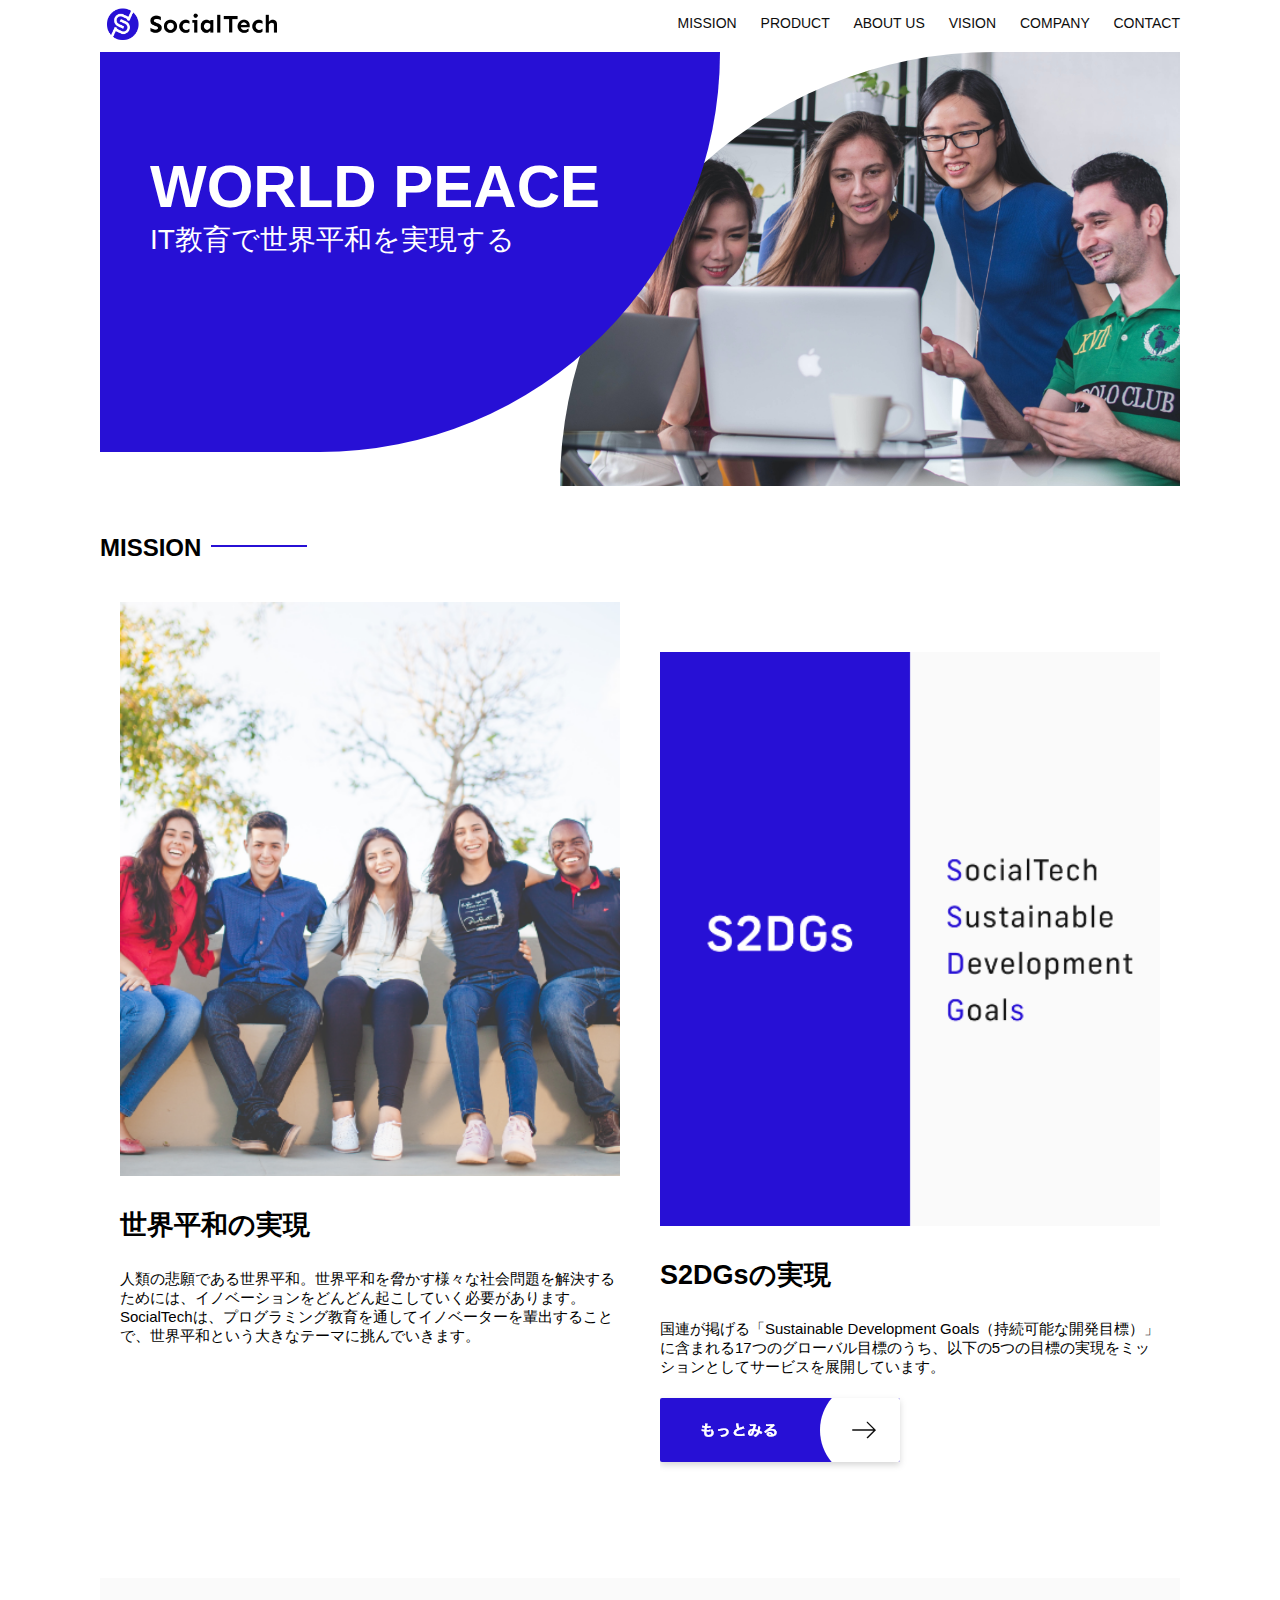
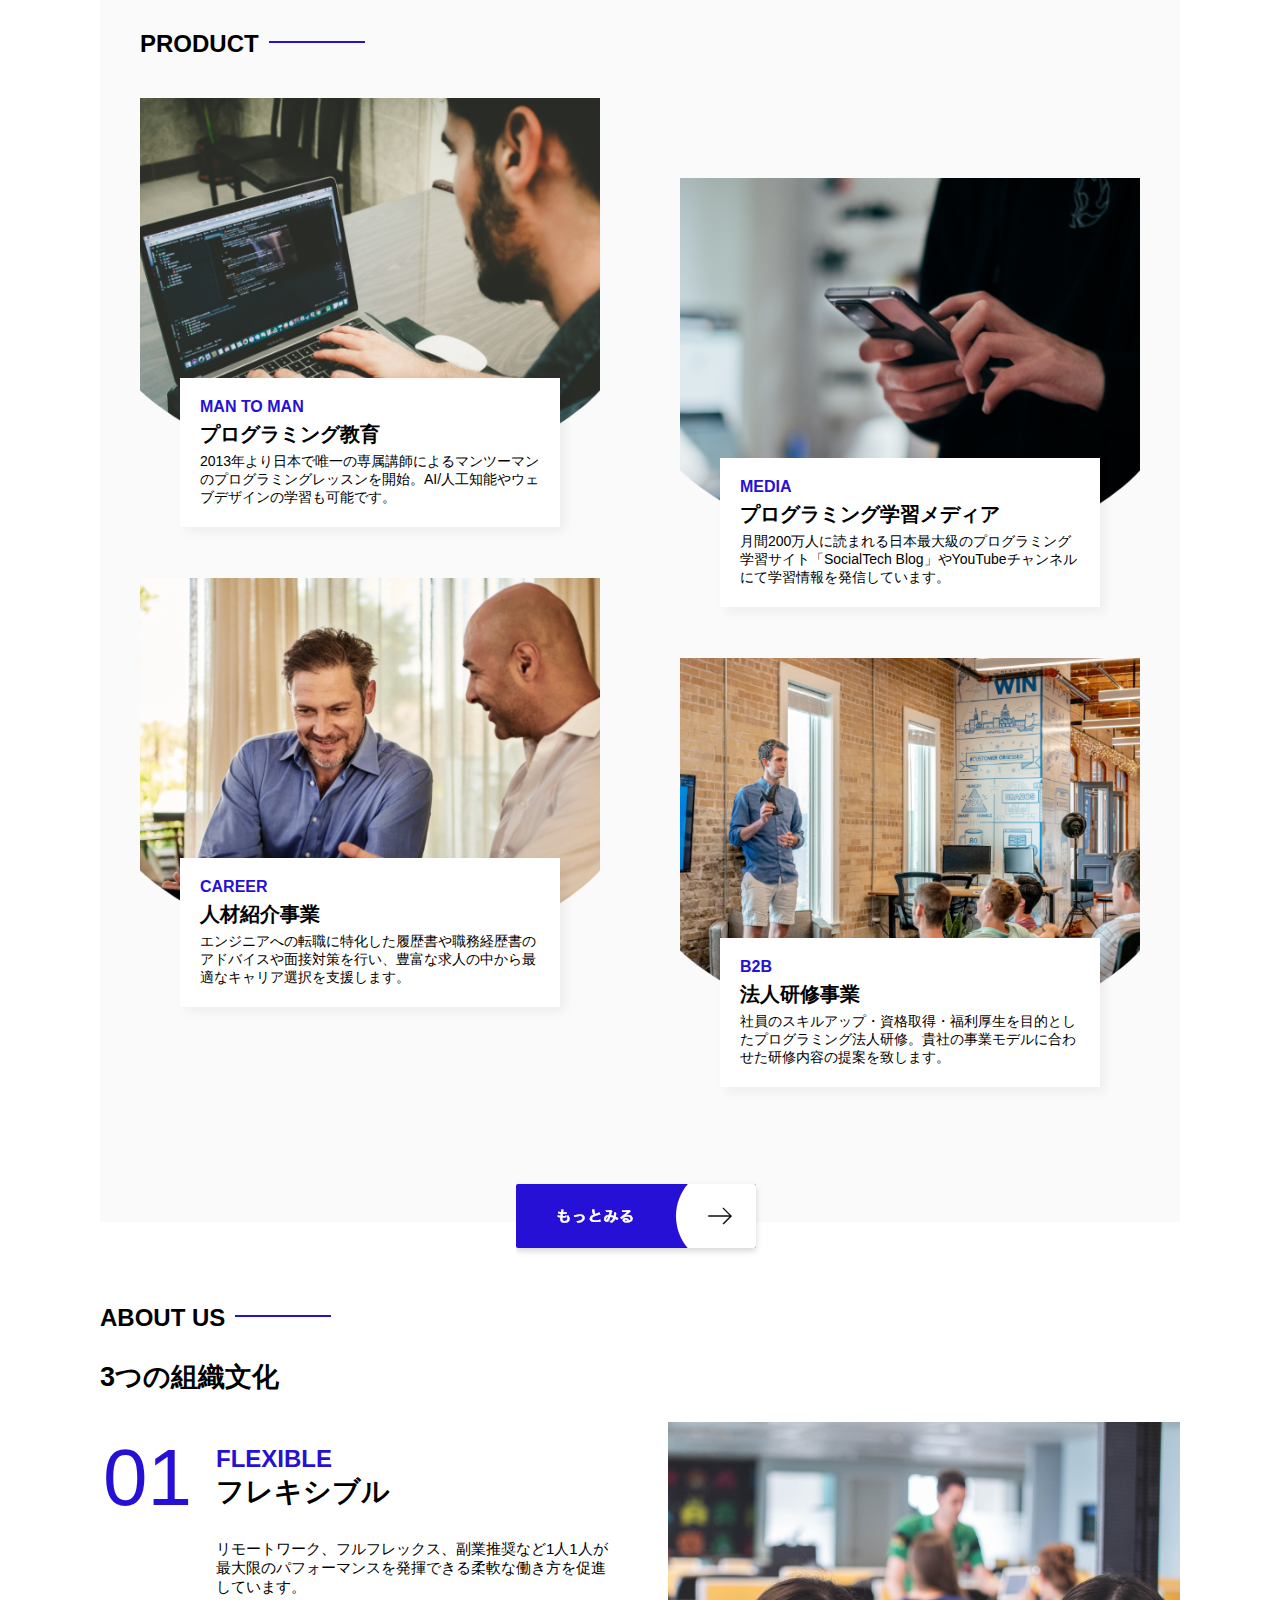
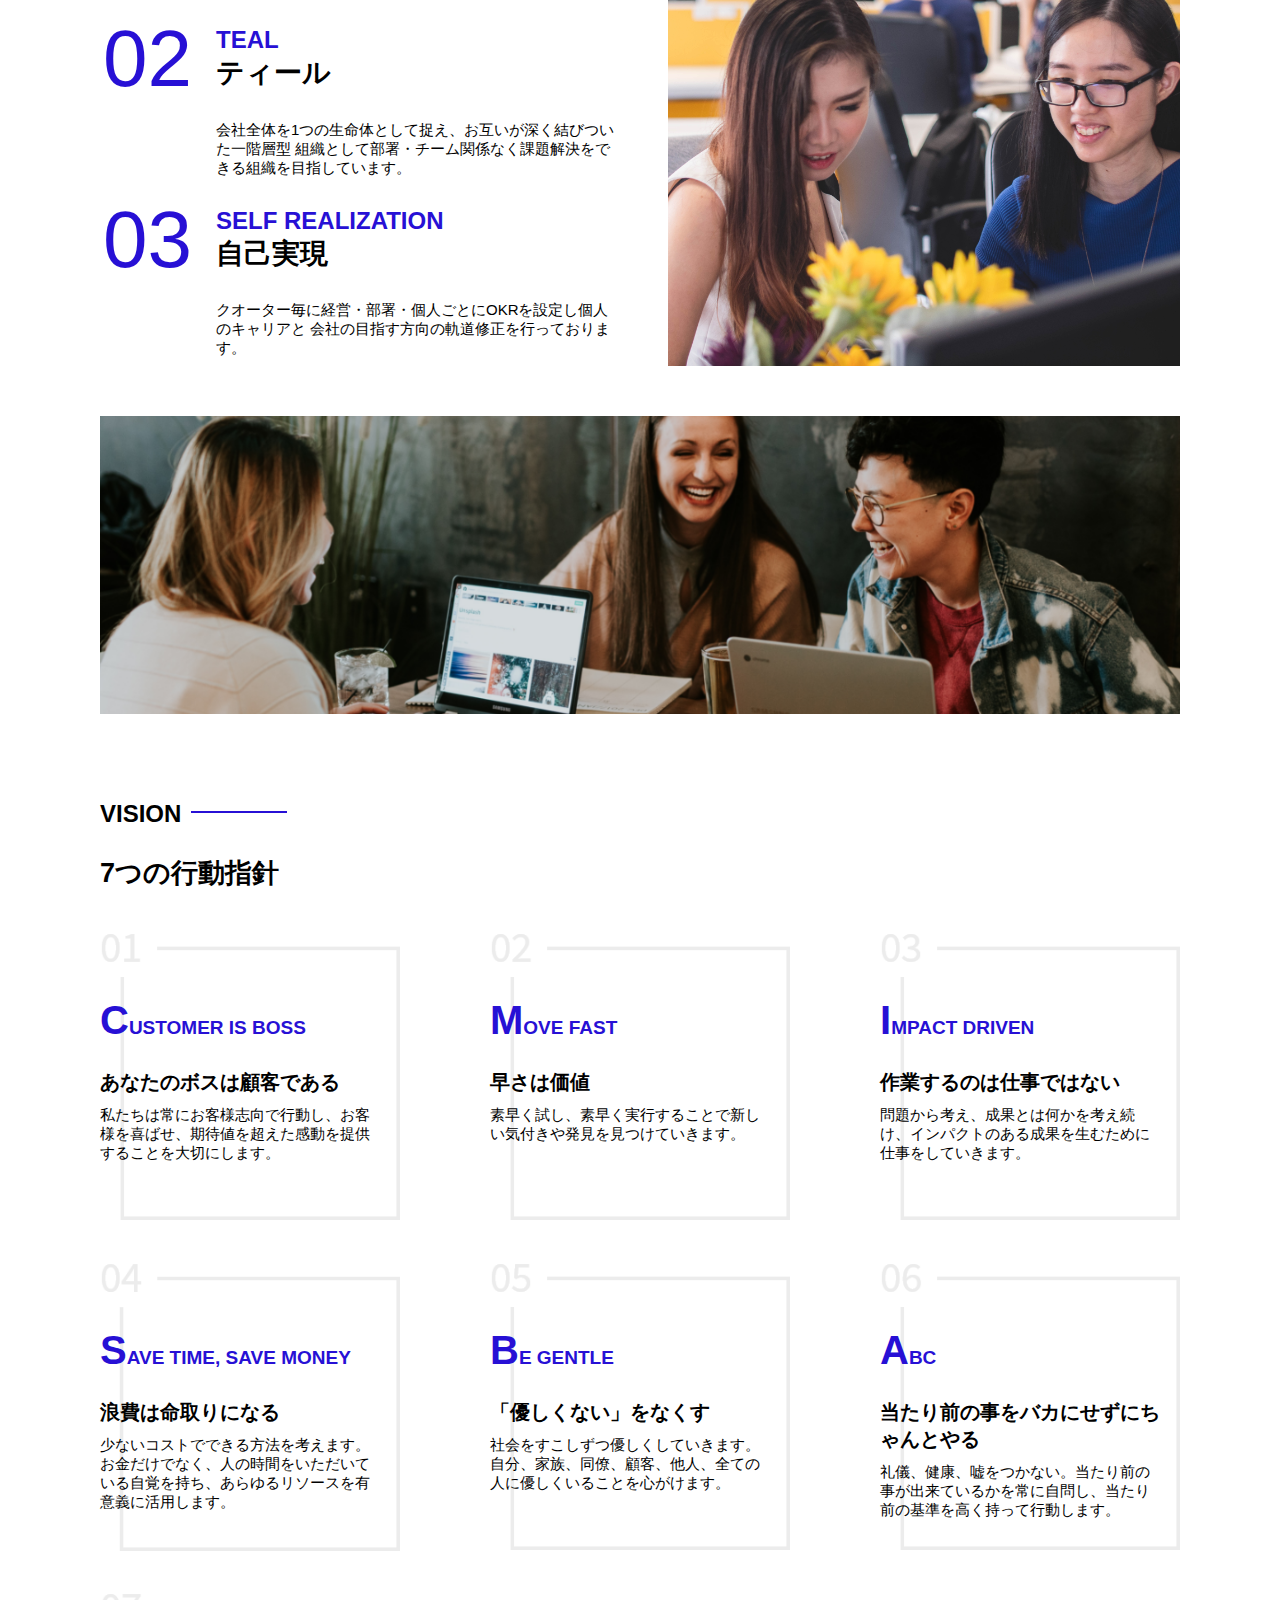
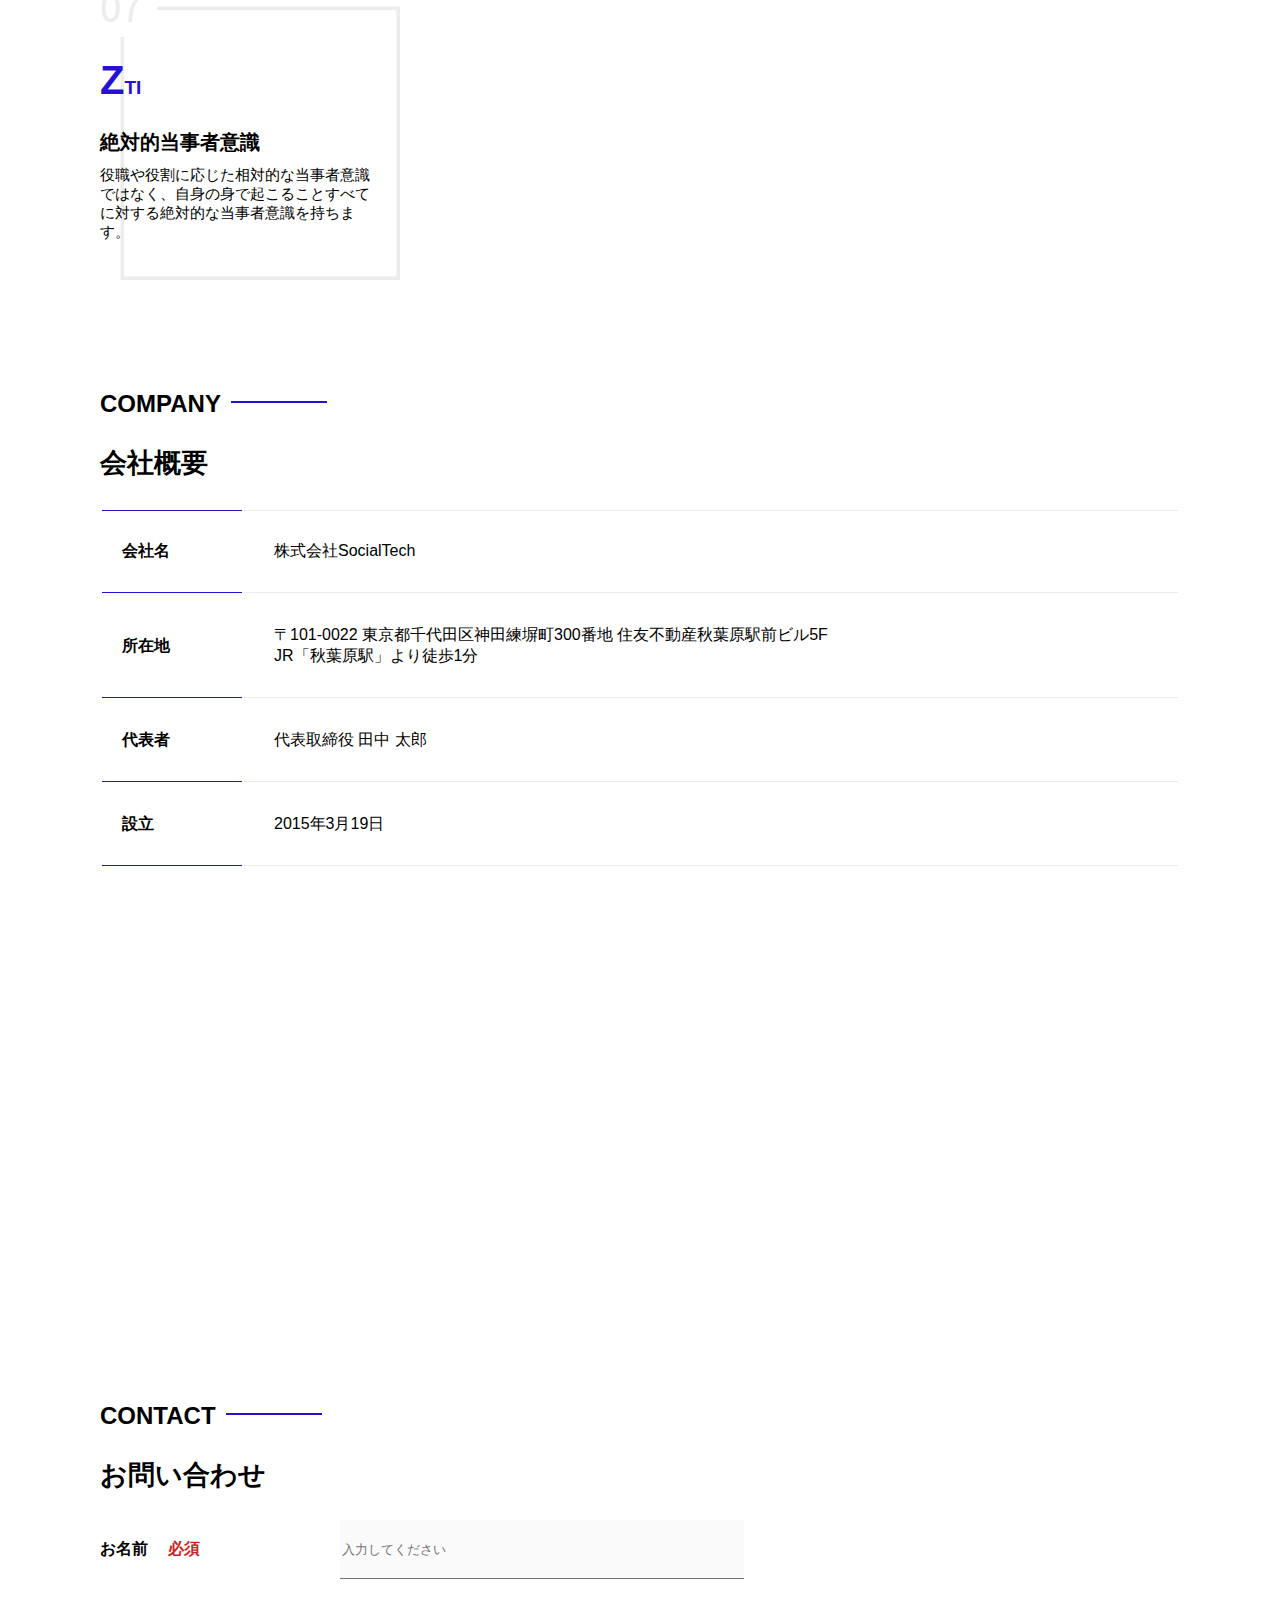
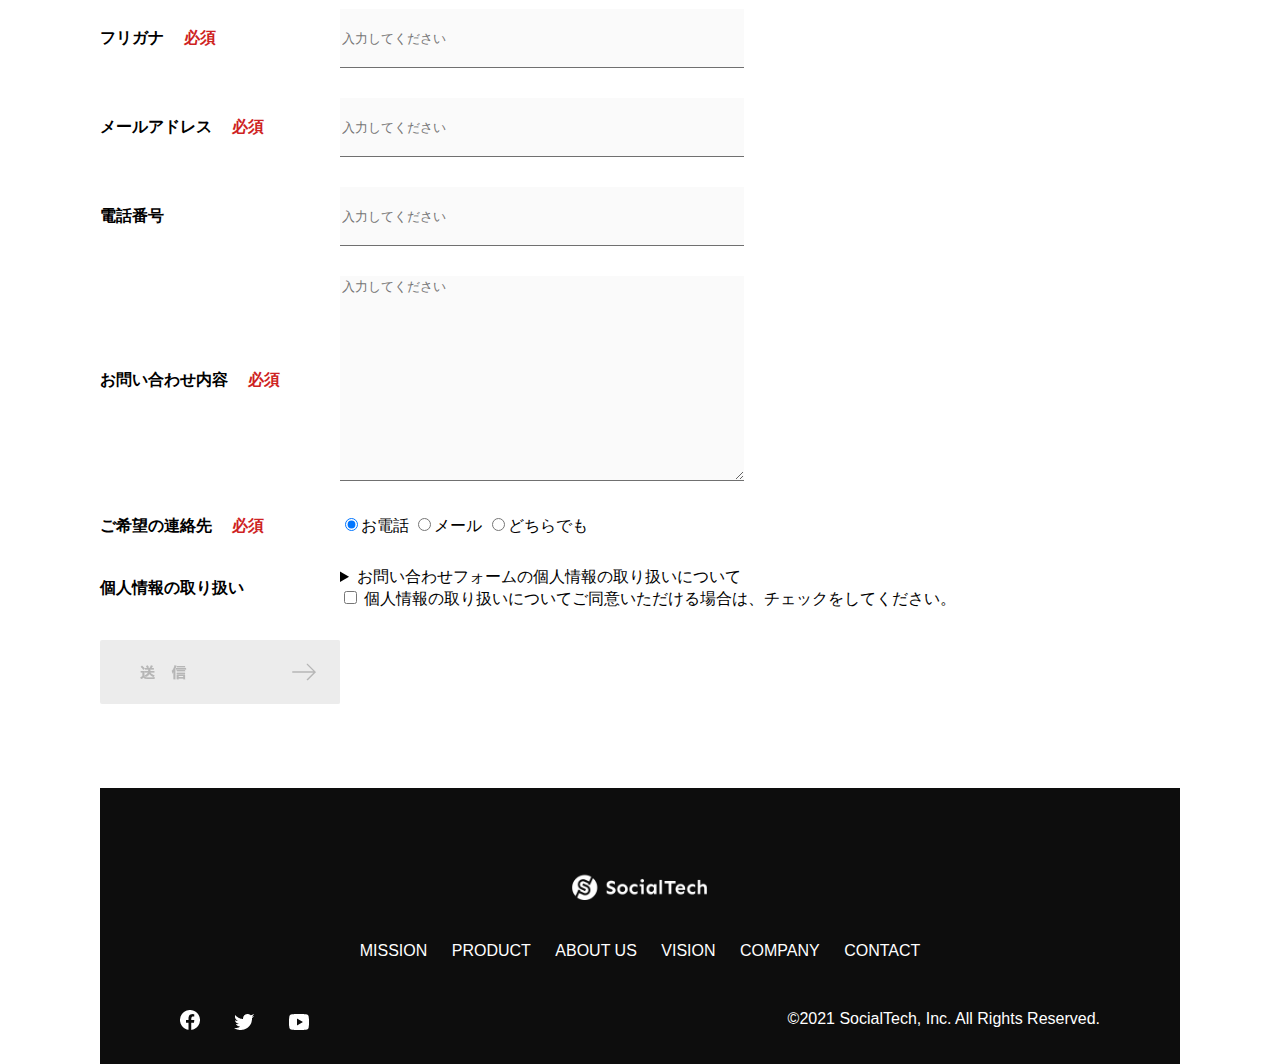
<file: index.html>
<!DOCTYPE html>
<html>
  <head>
    <title>SocialTech</title>
    <meta
      name="description"
      content="SocialTechはEdTech業界のリーディングカンパニーを目指します。"
    />
    <meta charset="utf-8" />
    <meta name="viewport" content="width=device-width, initial-scale=1.0" />
    <meta name="twitter:card" content="Twitterカードの種類" />
    <meta name="twitter:site" content="Twitterのユーザー名" />
    <meta property="og:url" content="ページのURL" />
    <meta property="og:title" content="ページのタイトル" />
    <meta property="og:description" content="ページの説明文" />
    <meta property="og:image" content="画像のURL" />
    <link rel="stylesheet" href="style.css" />
  </head>
  <body>
    <header>
      <!-- ヘッダー -->
      <a href="index.html" id="logo">
        <img src="images/logo.png" alt="トップページに戻る" />
      </a>
      <!-- PC用ナビゲーション -->
      <nav id="nav-pc">
        <a href="mission.html">MISSION</a>
        <a href="product.html">PRODUCT</a>
        <a href="index.html#aboutus">ABOUT US</a>
        <a href="index.html#vision">VISION</a>
        <a href="index.html#company">COMPANY</a>
        <a href="index.html#contact">CONTACT</a>
      </nav>

      <!-- スマホ用メニューボタン -->
      <img
        id="menu-sp"
        src="images/button-menu.png"
        alt="ナビゲーションを開く"
        onclick="document.getElementById('nav-sp').style.display = 'block'"
      />
      <!-- スマホ用ナビゲーション -->
      <nav id="nav-sp">
        <img
          id="close"
          src="images/button-close.png"
          alt="ナビゲーションを閉じる"
          onclick="document.getElementById('nav-sp').style.display = 'none'"
        />
        <a
          id="logo-sp"
          href="index.html"
          onclick="document.getElementById('nav-sp').style.display = 'none'"
          ><img src="images/logo-sp.png" alt="トップページに戻る"
        /></a>
        <a
          class="menu"
          href="mission.html"
          onclick="document.getElementById('nav-sp').style.display = 'none'"
          >MISSION</a
        >
        <a
          class="menu"
          href="product.html"
          onclick="document.getElementById('nav-sp').style.display = 'none'"
          >PRODUCT</a
        >
        <a
          class="menu"
          href="index.html#aboutus"
          onclick="document.getElementById('nav-sp').style.display = 'none'"
          >ABOUT US</a
        >
        <a
          class="menu"
          href="index.html#vision"
          onclick="document.getElementById('nav-sp').style.display = 'none'"
          >VISION</a
        >
        <a
          class="menu"
          href="index.html#company"
          onclick="document.getElementById('nav-sp').style.display = 'none'"
          >COMPANY</a
        >
        <a
          class="menu"
          href="index.html#contact"
          onclick="document.getElementById('nav-sp').style.display = 'none'"
          >CONTACT</a
        >
        <div id="sns">
          <a href="https://www.facebook.com/sejuku2013"
            ><img src="images/button-facebook.png" alt="Facebookのリンク"
          /></a>
          <a href="https://twitter.com/samuraijuku"
            ><img src="images/button-twitter.png" alt="Twitterのリンク"
          /></a>
          <a href="https://www.youtube.com/channel/UCCFOQO5aDK0xXam4cUQXT8g"
            ><img src="images/button-youtube.png" alt="YouTubeのリンク"
          /></a>
        </div>
      </nav>
    </header>
    <main>
      <article>
        <!-- メインビジュアル -->
        <section id="main-visual">
          <div id="main-message">
            <h1>WORLD PEACE</h1>
            <p>IT教育で世界平和を実現する</p>
          </div>
          <img
            src="images/index/index-main.png"
            alt="PCの周りに集まる多国籍の仲間たち"
          />
        </section>

        <!--ミッション-->
        <section id="mission">
          <h2 class="index-h2">MISSION</h2>
          <div id="mission-flex">
            <div>
              <img
                id="mission-photo"
                src="images/index/index-mission.png"
                alt="屋外のベンチで写真を撮影する多国籍の仲間たち"
              />
              <h3>世界平和の実現</h3>
              <p>
                人類の悲願である世界平和。世界平和を脅かす様々な社会問題を解決するためには、イノベーションをどんどん起こしていく必要があります。SocialTechは、プログラミング教育を通してイノベーターを輩出することで、世界平和という大きなテーマに挑んでいきます。
              </p>
            </div>
            <div>
              <img id="s2dgs" src="images/index/s2dgs.png" alt="S2DGs" />
              <h3>S2DGsの実現</h3>
              <p>
                国連が掲げる「Sustainable Development
                Goals（持続可能な開発目標）」に含まれる17つのグローバル目標のうち、以下の5つの目標の実現をミッションとしてサービスを展開しています。
              </p>
              <a href="mission.html">
                <img src="images/button-more.png" alt="もっとみる" />
              </a>
            </div>
          </div>
        </section>
        <!-- プロダクト -->
        <section id="product">
          <h2 class="index-h2">PRODUCT</h2>
          <div>
            <div id="product-left">
              <div>
                <img
                  class="product-photo"
                  src="images/index/index-mantoman.png"
                  alt="PCでコードを書く男性"
                />
                <div class="product-explain">
                  <span>MAN TO MAN</span>
                  <h3>プログラミング教育</h3>
                  <p>
                    2013年より日本で唯一の専属講師によるマンツーマンのプログラミングレッスンを開始。AI/人工知能やウェブデザインの学習も可能です。
                  </p>
                </div>
              </div>
              <div>
                <img
                  class="product-photo"
                  src="images/index/index-career.png"
                  alt="笑顔で話し合う2人の男性"
                />
                <div class="product-explain">
                  <span>CAREER</span>
                  <h3>人材紹介事業</h3>
                  <p>
                    エンジニアへの転職に特化した履歴書や職務経歴書のアドバイスや面接対策を行い、豊富な求人の中から最適なキャリア選択を支援します。
                  </p>
                </div>
              </div>
            </div>
            <div id="product-right">
              <div>
                <img
                  class="product-photo"
                  src="images/index/index-media.png"
                  alt="スマートフォンを操作する人"
                />
                <div class="product-explain">
                  <span>MEDIA</span>
                  <h3>プログラミング学習メディア</h3>
                  <p>
                    月間200万人に読まれる日本最大級のプログラミング学習サイト「SocialTech
                    Blog」やYouTubeチャンネルにて学習情報を発信しています。
                  </p>
                </div>
              </div>
              <div>
                <img
                  class="product-photo"
                  src="images/index/index-b2b.png"
                  alt="講演中の男性とそれを聴く人々"
                />
                <div class="product-explain">
                  <span>B2B</span>
                  <h3>法人研修事業</h3>
                  <p>
                    社員のスキルアップ・資格取得・福利厚生を目的としたプログラミング法人研修。貴社の事業モデルに合わせた研修内容の提案を致します。
                  </p>
                </div>
              </div>
            </div>
          </div>
          <div>
            <a id="product-more" href="product.html">
              <img src="images/button-more.png" alt="もっとみる" />
            </a>
          </div>
        </section>
        <!---ABOUT US-->
        <section id="aboutus">
          <h2 class="index-h2">ABOUT US</h2>
          <h3>3つの組織文化</h3>
          <div>
            <table class="culture-table">
              <tr>
                <td>
                  <span class="culture-num">01</span>
                </td>
                <td>
                  <span class="culture-en">FLEXIBLE</span>
                  <span class="culture-jp">フレキシブル</span>
                </td>
              </tr>
              <tr>
                <td>
                  <!--空のセル-->
                </td>
                <td>
                  <p class="culture-description">
                    リモートワーク、フルフレックス、副業推奨など1人1人が最大限のパフォーマンスを発揮できる柔軟な働き方を促進しています。
                  </p>
                </td>
              </tr>
              <tr>
                <td>
                  <span class="culture-num">02</span>
                </td>
                <td>
                  <span class="culture-en">TEAL</span>
                  <span class="culture-jp">ティール</span>
                </td>
              </tr>
              <tr>
                <td>
                  <!--空のセル-->
                </td>
                <td>
                  <p class="culture-description">
                    会社全体を1つの生命体として捉え、お互いが深く結びついた一階層型
                    組織として部署・チーム関係なく課題解決をできる組織を目指しています。
                  </p>
                </td>
              </tr>
              <tr>
                <td>
                  <span class="culture-num">03</span>
                </td>
                <td>
                  <span class="culture-en">SELF REALIZATION</span>
                  <span class="culture-jp">自己実現</span>
                </td>
              </tr>
              <tr>
                <td>
                  <!--空のセル-->
                </td>
                <td>
                  <p class="culture-description">
                    クオーター毎に経営・部署・個人ごとにOKRを設定し個人のキャリアと
                    会社の目指す方向の軌道修正を行っております。
                  </p>
                </td>
              </tr>
            </table>
            <img
              class="culture-img"
              src="images/index/index-aboutus1.png"
              alt="笑顔で話し合う2人の女性"
            />
          </div>
          <img
            class="culture-img2"
            src="images/index/index-aboutus2.png"
            alt="笑顔で話し合う3人の男女"
          />
        </section>
        <!-- VISION -->
        <section id="vision">
          <h2 class="index-h2">VISION</h2>
          <h3>7つの行動指針</h3>
          <div>
            <div class="vision-box">
              <img src="images/index/vision-01.png" alt="01" />
              <span>
                <h4>CUSTOMER IS BOSS</h4>
                <h5>あなたのボスは顧客である</h5>
                <p>
                  私たちは常にお客様志向で行動し、お客様を喜ばせ、期待値を超えた感動を提供することを大切にします。
                </p>
              </span>
            </div>
            <div class="vision-box">
              <img src="images/index/vision-02.png" alt="02" />
              <span>
                <h4>MOVE FAST</h4>
                <h5>早さは価値</h5>
                <p>
                  素早く試し、素早く実行することで新しい気付きや発見を見つけていきます。
                </p>
              </span>
            </div>
            <div class="vision-box">
              <img src="images/index/vision-03.png" alt="03" />
              <span>
                <h4>IMPACT DRIVEN</h4>
                <h5>作業するのは仕事ではない</h5>
                <p>
                  問題から考え、成果とは何かを考え続け、インパクトのある成果を生むために仕事をしていきます。
                </p>
              </span>
            </div>
            <div class="vision-box">
              <img src="images/index/vision-04.png" alt="04" />
              <span>
                <h4>SAVE TIME, SAVE MONEY</h4>
                <h5>浪費は命取りになる</h5>
                <p>
                  少ないコストでできる方法を考えます。お金だけでなく、人の時間をいただいている自覚を持ち、あらゆるリソースを有意義に活用します。
                </p>
              </span>
            </div>
            <div class="vision-box">
              <img src="images/index/vision-05.png" alt="05" />
              <span>
                <h4>BE GENTLE</h4>
                <h5>「優しくない」をなくす</h5>
                <p>
                  社会をすこしずつ優しくしていきます。自分、家族、同僚、顧客、他人、全ての人に優しくいることを心がけます。
                </p>
              </span>
            </div>
            <div class="vision-box">
              <img src="images/index/vision-06.png" alt="06" />
              <span>
                <h4>ABC</h4>
                <h5>当たり前の事をバカにせずにちゃんとやる</h5>
                <p>
                  礼儀、健康、嘘をつかない。当たり前の事が出来ているかを常に自問し、当たり前の基準を高く持って行動します。
                </p>
              </span>
            </div>
            <div class="vision-box">
              <img src="images/index/vision-07.png" alt="07" />
              <span>
                <h4>ZTI</h4>
                <h5>絶対的当事者意識</h5>
                <p>
                  役職や役割に応じた相対的な当事者意識ではなく、自身の身で起こることすべてに対する絶対的な当事者意識を持ちます。
                </p>
              </span>
            </div>
          </div>
        </section>
        <!-- COMPANY -->
        <section id="company">
          <h2 class="index-h2">COMPANY</h2>
          <h3>会社概要</h3>
          <table id="company-table">
            <tr>
              <th class="tableheader-first">会社名</th>
              <td class="cell-first">株式会社SocialTech</td>
            </tr>
            <tr>
              <th class="tableheader">所在地</th>
              <td class="cell">
                〒101-0022 東京都千代田区神田練塀町300番地
                住友不動産秋葉原駅前ビル5F<br />JR「秋葉原駅」より徒歩1分
              </td>
            </tr>
            <tr>
              <th class="tableheader">代表者</th>
              <td class="cell">代表取締役 田中 太郎</td>
            </tr>
            <tr>
              <th class="tableheader">設立</th>
              <td class="cell">2015年3月19日</td>
            </tr>
          </table>
          <iframe
            src="https://www.google.com/maps/embed?pb=!1m18!1m12!1m3!1d3240.0688551336807!2d139.7720776771055!3d35.69992317258124!2m3!1f0!2f0!3f0!3m2!1i1024!2i768!4f13.1!3m3!1m2!1s0x60188fee13660e23%3A0x77137876edf742ac!2z5L2P5Y-L5LiN5YuV55Sj56eL6JGJ5Y6f6aeF5YmN44OT44Or!5e0!3m2!1sja!2sjp!4v1704858013291!5m2!1sja!2sjp"
            style="border: 0"
            allowfullscreen=""
            loading="lazy"
          >
          </iframe>
        </section>
        <!-- お問い合わせフォーム -->
        <section id="contact">
          <h2 class="index-h2">CONTACT</h2>
          <h3>お問い合わせ</h3>
          <form>
            <div>
              <div class="contact-heading">
                <label class="contact-label"
                  >お名前<span class="contact-span">必須</span></label
                >
              </div>
              <div>
                <input
                  type="text"
                  name="name"
                  placeholder="入力してください"
                  class="contact-textbox"
                />
              </div>
            </div>
            <div>
              <div class="contact-heading">
                <label class="contact-label"
                  >フリガナ<span class="contact-span">必須</span></label
                >
              </div>
              <div>
                <input
                  type="text"
                  name="hurigana"
                  placeholder="入力してください"
                  class="contact-textbox"
                />
              </div>
            </div>
            <div>
              <div class="contact-heading">
                <label class="contact-label"
                  >メールアドレス<span class="contact-span">必須</span></label
                >
              </div>
              <div>
                <input
                  type="text"
                  name="email"
                  placeholder="入力してください"
                  class="contact-textbox"
                />
              </div>
            </div>
            <div>
              <div class="contact-heading">
                <label class="contact-label">電話番号</label>
              </div>
              <div>
                <input
                  type="text"
                  name="tel"
                  placeholder="入力してください"
                  class="contact-textbox"
                />
              </div>
            </div>
            <div>
              <div class="contact-heading">
                <label class="contact-label"
                  >お問い合わせ内容<span class="contact-span">必須</span></label
                >
              </div>
              <div>
                <textarea
                  class="contact-textarea"
                  placeholder="入力してください"
                  name="message"
                ></textarea>
              </div>
            </div>
            <div>
              <div class="contact-heading">
                <label class="contact-label"
                  >ご希望の連絡先<span class="contact-span">必須</span></label
                >
              </div>
              <div>
                <input
                  class="radiobutton"
                  type="radio"
                  value="tel"
                  name="contact"
                  checked
                /><label>お電話</label>
                <input
                  class="radiobutton"
                  type="radio"
                  value="mail"
                  name="contact"
                /><label>メール</label>
                <input
                  class="radiobutton"
                  type="radio"
                  value="both"
                  name="contact"
                /><label>どちらでも</label>
              </div>
            </div>
            <div>
              <div class="contact-heading">
                <label class="contact-label">個人情報の取り扱い</label>
              </div>
              <div>
                <details>
                  <summary>
                    お問い合わせフォームの個人情報の取り扱いについて
                  </summary>
                  <div>
                    <span>１．組織の名称又は氏名</span><br />
                    株式会社SocialTech<br /><br />
                    <span
                      >２．個人情報保護管理者（若しくはその代理人）の氏名又は職名、所属及び連絡先
                      鈴木 一郎 コーポレート部</span
                    ><br />
                    メールアドレス：samurai@example.com<br />
                    TEL：03-1234-5678<br />
                    <span>３．個人情報の利用目的</span><br />
                    ・本サービス及び本サービスに関連する情報の提供又はそれらに関する連絡のため<br />
                    ・ユーザーの本人確認のため<br />
                    ・当社サービスのご案内のため<br />
                    ・当社の商品等の広告または宣伝（電子メールによるものを含むものとします。）<br /><br />
                    <span>４．個人情報の取り扱い業務の委託</span><br />
                    個人情報の取扱業務の全部または一部を外部に業務委託する場合があります。<br />
                    その際、弊社は、個人情報を適切に保護できる管理体制を敷き実行していることを条件として<br />
                    委託先を厳選したうえで、機密保持契約を委託先と締結し、お客様の個人情報を厳密に管理させます。<br /><br />
                    <span>５．個人情報の開示等の請求</span><br />
                    お客様は、弊社に対してご自身の個人情報の開示等（利用目的の通知、開示、内容の訂正・追加・削除、利用の停止または消去、第三者への提供の停止）に関して、当社問合わせ窓口に申し出ることができます。<br />
                    その際、弊社はお客様ご本人を確認させていただいたうえで、合理的な期間内に対応いたします。<br /><br />
                    なお、個人情報に関する弊社問合わせ先は、次の通りです。<br /><br />
                    株式会社SocialTech　個人情報問合せ窓口<br />
                    〒101-0022 東京都千代田区神田練塀町300番地
                    住友不動産秋葉原駅前ビル5F<br />
                    メールアドレス：samurai@example.com　TEL：03-1234-5678<br /><br />
                    <span>６．個人情報を提供されることの任意性について</span
                    ><br /><br />
                    お客様がご自身の個人情報を弊社に提供されるか否かは、お客様のご判断によりますが、もしご提供されない場合には、適切なサービスが提供できない場合がありますので予めご了承ください。
                  </div>
                </details>
                <input type="checkbox" name="agree" />
                <span
                  >個人情報の取り扱いについてご同意いただける場合は、チェックをしてください。</span
                >
              </div>
            </div>
            <input type="image" src="images/button-submit.png" alt="送信する" />
          </form>
        </section>
      </article>
    </main>
    <footer>
      <div id="footer-logo">
        <img src="images/logo-sp.png" alt="SocialTech" />
      </div>
      <div id="footer-link">
        <a href="mission.html">MISSION</a>
        <a href="product.html">PRODUCT</a>
        <a href="index.html#aboutus">ABOUT US</a>
        <a href="index.html#vision">VISION</a>
        <a href="index.html#company">COMPANY</a>
        <a href="index.html#contact">CONTACT</a>
      </div>
      <div id="sns-footer">
        <a href="https://www.facebook.com/sejuku2013"
          ><img src="images/button-facebook.png" alt="Facebookのリンク"
        /></a>
        <a href="https://twitter.com/samuraijuku"
          ><img src="images/button-twitter.png" alt="Twitterのリンク"
        /></a>
        <a href="https://www.youtube.com/channel/UCCFOQO5aDK0xXam4cUQXT8g"
          ><img src="images/button-youtube.png" alt="YouTubeのリンク"
        /></a>
        <span id="copyright"
          >&copy;2021 SocialTech, Inc. All Rights Reserved.
        </span>
      </div>
    </footer>
  </body>
</html>
</file>
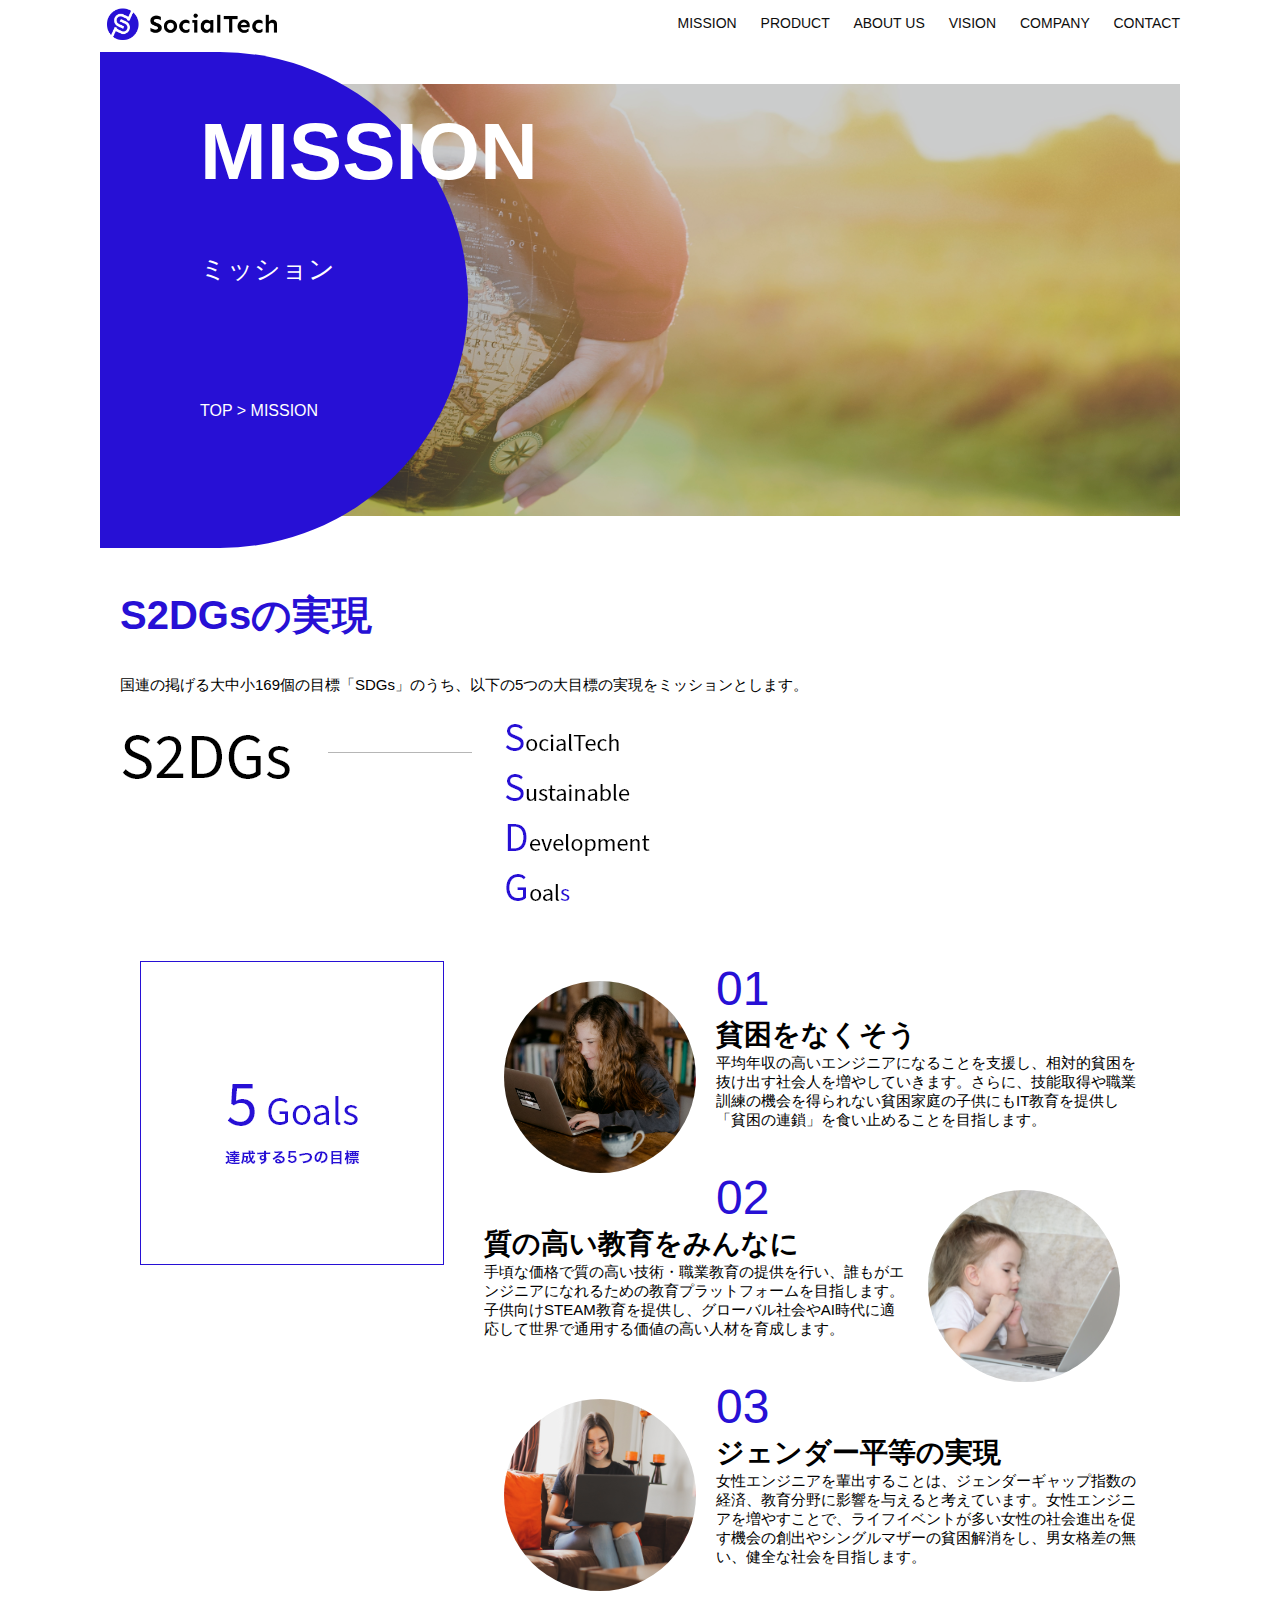
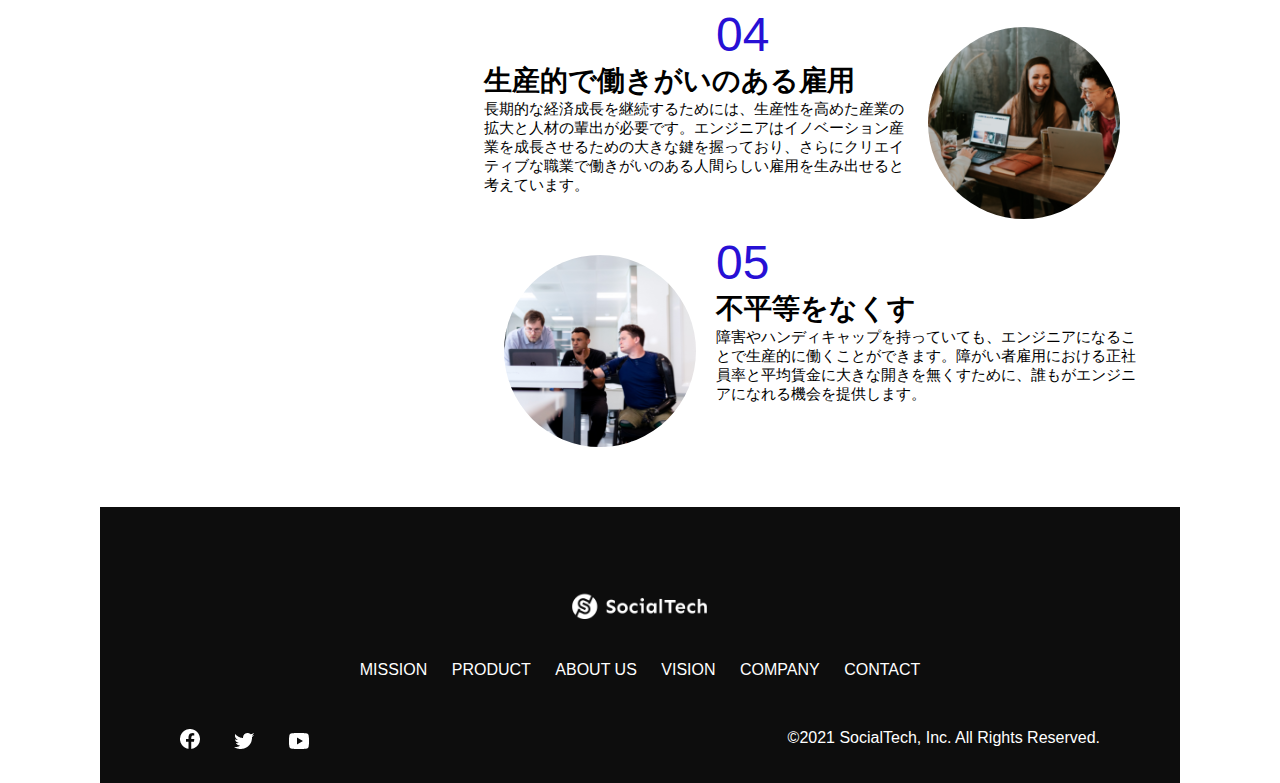
<file: mission.html>
<!DOCTYPE html>
<html>
  <head>
    <title>SocialTech - MISSION ミッション -</title>
    <meta charset="UTF-8" />
    <meta
      name="description"
      content="SocialTechが目指す5つの目標（S2DGs）を紹介します"
    />
    <meta name="viewport" content="width=device-width, initial-scale=1.0" />
    <link rel="stylesheet" href="mission-style.css" />
    <link rel="stylesheet" href="style.css" />
  </head>

  <body>
    <!-- ヘッダー -->
    <header>
      <!-- ロゴ -->
      <a href="index.html" id="logo"
        ><img src="images/logo.png" alt="トップページに戻る"
      /></a>

      <!-- PC用ナビゲーション -->
      <nav id="nav-pc">
        <a href="mission.html">MISSION</a>
        <a href="product.html">PRODUCT</a>
        <a href="index.html#aboutus">ABOUT US</a>
        <a href="index.html#vision">VISION</a>
        <a href="index.html#company">COMPANY</a>
        <a href="index.html#contact">CONTACT</a>
      </nav>

      <!-- スマホ用メニューボタン -->
      <img
        id="menu-sp"
        src="images/button-menu.png"
        alt="ナビゲーションを開く"
        onclick="document.getElementById('nav-sp').style.display = 'block'"
      />

      <!-- スマホ用ナビゲーション -->
      <nav id="nav-sp">
        <img
          id="close"
          src="images/button-close.png"
          alt="ナビゲーションを閉じる"
          onclick="document.getElementById('nav-sp').style.display = 'none'"
        />
        <a
          id="logo-sp"
          href="index.html"
          onclick="document.getElementById('nav-sp').style.display = 'none'"
          ><img src="images/logo-sp.png" alt="トップページに戻る"
        /></a>
        <a
          class="menu"
          href="mission.html"
          onclick="document.getElementById('nav-sp').style.display = 'none'"
          >MISSION</a
        >
        <a
          class="menu"
          href="product.html"
          onclick="document.getElementById('nav-sp').style.display = 'none'"
          >PRODUCT</a
        >
        <a
          class="menu"
          href="index.html#aboutus"
          onclick="document.getElementById('nav-sp').style.display = 'none'"
          >ABOUT US</a
        >
        <a
          class="menu"
          href="index.html#vision"
          onclick="document.getElementById('nav-sp').style.display = 'none'"
          >VISION</a
        >
        <a
          class="menu"
          href="index.html#company"
          onclick="document.getElementById('nav-sp').style.display = 'none'"
          >COMPANY</a
        >
        <a
          class="menu"
          href="index.html#contact"
          onclick="document.getElementById('nav-sp').style.display = 'none'"
          >CONTACT</a
        >
        <div id="sns">
          <a href="https://www.facebook.com/sejuku2013"
            ><img src="images/button-facebook.png" alt="Facebookのリンク"
          /></a>
          <a href="https://twitter.com/samuraijuku"
            ><img src="images/button-twitter.png" alt="Twitterのリンク"
          /></a>
          <a href="https://www.youtube.com/channel/UCCFOQO5aDK0xXam4cUQXT8g"
            ><img src="images/button-youtube.png" alt="YouTubeのリンク"
          /></a>
        </div>
      </nav>
    </header>
    <main>
      <article>
        <section id="mission-main">
          <div id="mission-title">
            <h1>MISSION</h1>
            <span>ミッション</span>
            <div>TOP > MISSION</div>
          </div>
        </section>
        <section id="mission-s2dgs">
          <h2 class="mission-h2">S2DGsの実現</h2>
          <p>
            国連の掲げる大中小169個の目標「SDGs」のうち、以下の5つの大目標の実現をミッションとします。
          </p>
          <img src="images/mission/mission-s2dgs.png" alt="S2DGs" />
        </section>
        <section id="mission-5goals">
          <div>
            <img
              id="s2dgs-image"
              src="images/mission/mission-5goals.png"
              alt="5Goals"
            />
          </div>
          <div>
            <div>
              <img
                class="fivegoals-image-left"
                src="images/mission/mission-5goals01.png"
                alt="PCを操作する女の子"
              />
              <span class="fivegoals-number">01</span>
              <h3 class="fivegoals-h3">貧困をなくそう</h3>
              <p class="fivegoals-p">
                平均年収の高いエンジニアになることを支援し、相対的貧困を抜け出す社会人を増やしていきます。さらに、技能取得や職業訓練の機会を得られない貧困家庭の子供にもIT教育を提供し「貧困の連鎖」を食い止めることを目指します。
              </p>
            </div>

            <div>
              <img
                class="fivegoals-image-right"
                src="images/mission/mission-5goals02.png"
                alt="PCを見つめる小さい女の子"
              />
              <span class="fivegoals-number">02</span>
              <h3 class="fivegoals-h3">質の高い教育をみんなに</h3>
              <p class="fivegoals-p">
                手頃な価格で質の高い技術・職業教育の提供を行い、誰もがエンジニアになれるための教育プラットフォームを目指します。子供向けSTEAM教育を提供し、グローバル社会やAI時代に適応して世界で通用する価値の高い人材を育成します。
              </p>
            </div>

            <div>
              <img
                class="fivegoals-image-left"
                src="images/mission/mission-5goals03.png"
                alt="PCを操作する女性"
              />
              <span class="fivegoals-number">03</span>
              <h3 class="fivegoals-h3">ジェンダー平等の実現</h3>
              <p class="fivegoals-p">
                女性エンジニアを輩出することは、ジェンダーギャップ指数の経済、教育分野に影響を与えると考えています。女性エンジニアを増やすことで、ライフイベントが多い女性の社会進出を促す機会の創出やシングルマザーの貧困解消をし、男女格差の無い、健全な社会を目指します。
              </p>
            </div>

            <div>
              <img
                class="fivegoals-image-right"
                src="images/mission/mission-5goals04.png"
                alt="笑顔で話し合う3人の男女"
              />
              <span class="fivegoals-number">04</span>
              <h3 class="fivegoals-h3">生産的で働きがいのある雇用</h3>
              <p class="fivegoals-p">
                長期的な経済成長を継続するためには、生産性を高めた産業の拡大と人材の輩出が必要です。エンジニアはイノベーション産業を成長させるための大きな鍵を握っており、さらにクリエイティブな職業で働きがいのある人間らしい雇用を生み出せると考えています。
              </p>
            </div>

            <div>
              <img
                class="fivegoals-image-left"
                src="images/mission/mission-5goals05.png"
                alt="障害を持つ男性が生き生きと働く様子"
              />
              <span class="fivegoals-number">05</span>
              <h3 class="fivegoals-h3">不平等をなくす</h3>
              <p class="fivegoals-p">
                障害やハンディキャップを持っていても、エンジニアになることで生産的に働くことができます。障がい者雇用における正社員率と平均賃金に大きな開きを無くすために、誰もがエンジニアになれる機会を提供します。
              </p>
            </div>
          </div>
        </section>
      </article>
      <footer>
        <div id="footer-logo">
          <img src="images/logo-sp.png" alt="SocialTech" />
        </div>
        <div id="footer-link">
          <a href="mission.html">MISSION</a>
          <a href="product.html">PRODUCT</a>
          <a href="index.html#aboutus">ABOUT US</a>
          <a href="index.html#vision">VISION</a>
          <a href="index.html#company">COMPANY</a>
          <a href="index.html#contact">CONTACT</a>
        </div>
        <div id="sns-footer">
          <a href="https://www.facebook.com/sejuku2013"
            ><img src="images/button-facebook.png" alt="Facebookのリンク"
          /></a>
          <a href="https://twitter.com/samuraijuku"
            ><img src="images/button-twitter.png" alt="Twitterのリンク"
          /></a>
          <a href="https://www.youtube.com/channel/UCCFOQO5aDK0xXam4cUQXT8g"
            ><img src="images/button-youtube.png" alt="YouTubeのリンク"
          /></a>
          <span id="copyright"
            >&copy;2021 SocialTech, Inc. All Rights Reserved.
          </span>
        </div>
      </footer>
    </main>
  </body>
</html>
</file>
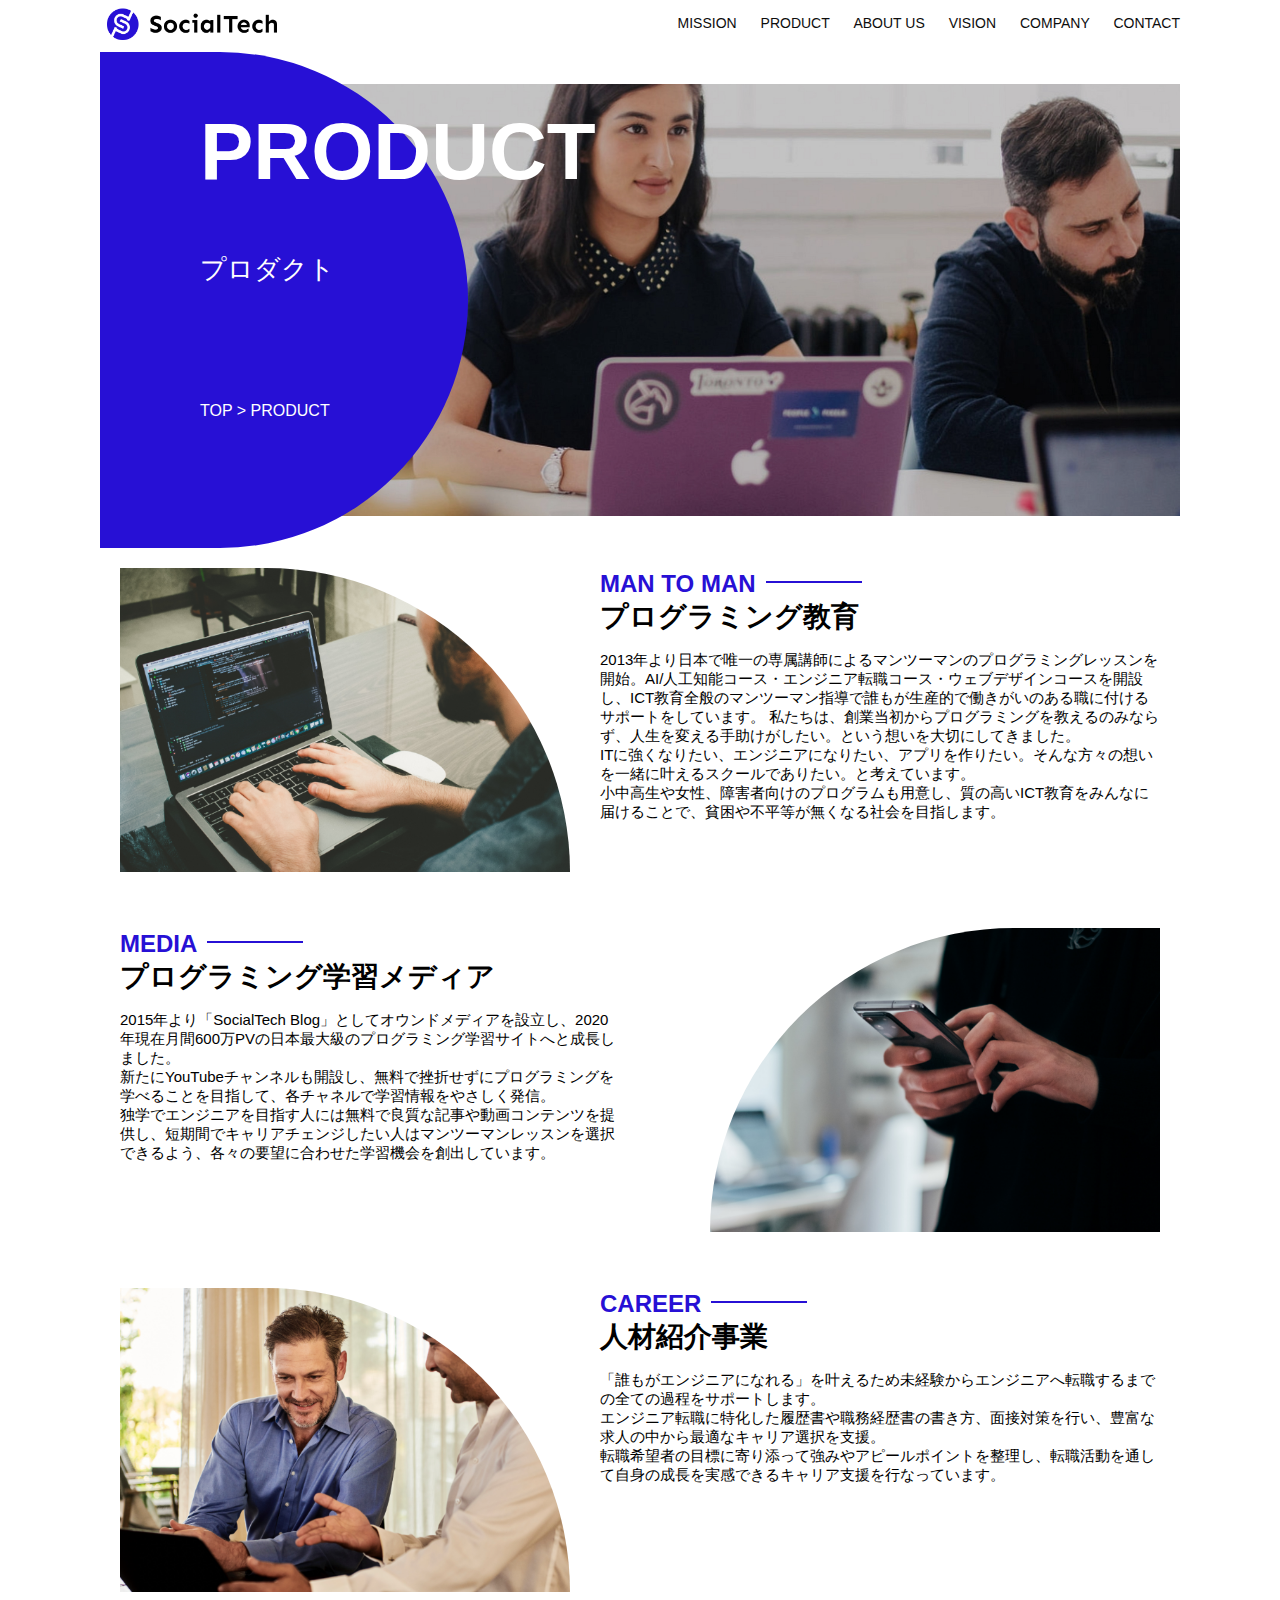
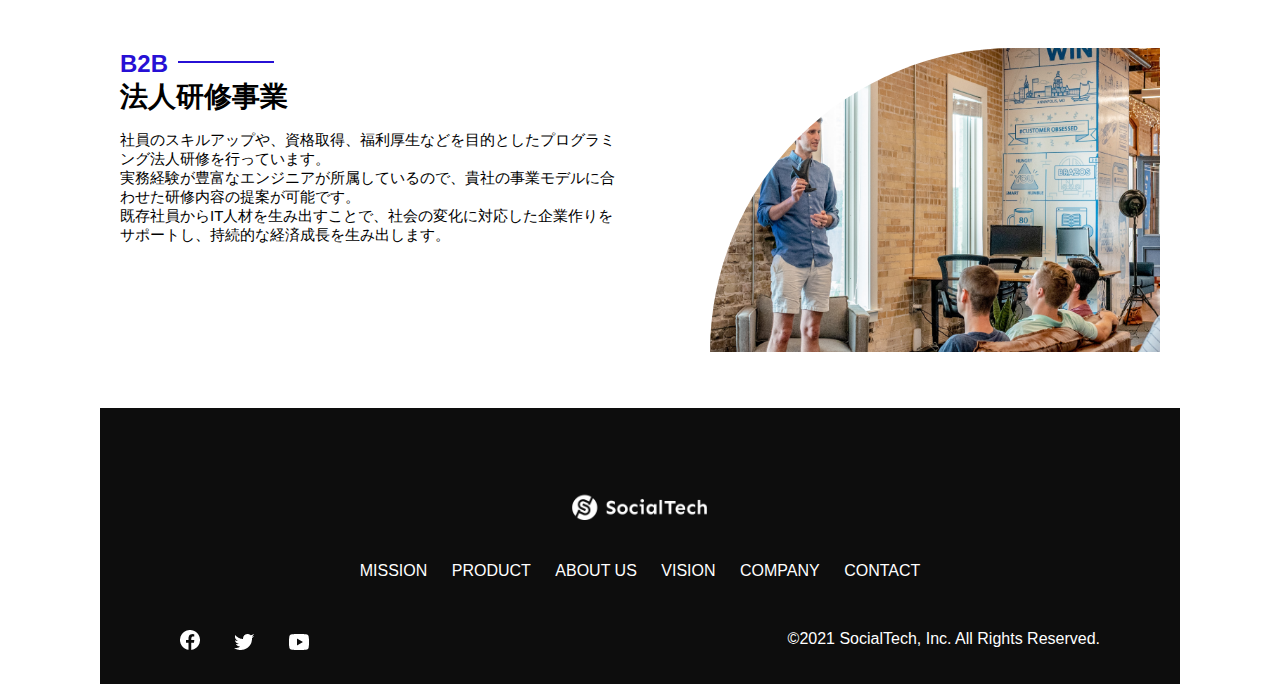
<file: product.html>
<!DOCTYPE html>
<html>
  <head>
    <title>SocialTech -PRODUCT プロダクト-</title>
    <meta charset="UTF-8" />
    <meta
      name="description"
      content="SocialTechの4つのプロダクトを紹介します"
    />
    <meta name="viewport" content="width=device-width, initial-scale=1.0" />
    <link rel="stylesheet" href="style.css" />
    <link rel="stylesheet" href="product-style.css" />
  </head>

  <body>
    <!-- ヘッダー -->
    <header>
      <!-- ロゴ -->
      <a href="index.html" id="logo"
        ><img src="images/logo.png" alt="トップページに戻る"
      /></a>

      <!-- PC用ナビゲーション -->
      <nav id="nav-pc">
        <a href="mission.html">MISSION</a>
        <a href="product.html">PRODUCT</a>
        <a href="index.html#aboutus">ABOUT US</a>
        <a href="index.html#vision">VISION</a>
        <a href="index.html#company">COMPANY</a>
        <a href="index.html#contact">CONTACT</a>
      </nav>

      <!-- スマホ用メニューボタン -->
      <img
        id="menu-sp"
        src="images/button-menu.png"
        alt="ナビゲーションを開く"
        onclick="document.getElementById('nav-sp').style.display = 'block'"
      />

      <!-- スマホ用ナビゲーション -->
      <nav id="nav-sp">
        <img
          id="close"
          src="images/button-close.png"
          alt="ナビゲーションを閉じる"
          onclick="document.getElementById('nav-sp').style.display = 'none'"
        />
        <a
          id="logo-sp"
          href="index.html"
          onclick="document.getElementById('nav-sp').style.display = 'none'"
          ><img src="images/logo-sp.png" alt="トップページに戻る"
        /></a>
        <a
          class="menu"
          href="mission.html"
          onclick="document.getElementById('nav-sp').style.display = 'none'"
          >MISSION</a
        >
        <a
          class="menu"
          href="product.html"
          onclick="document.getElementById('nav-sp').style.display = 'none'"
          >PRODUCT</a
        >
        <a
          class="menu"
          href="index.html#aboutus"
          onclick="document.getElementById('nav-sp').style.display = 'none'"
          >ABOUT US</a
        >
        <a
          class="menu"
          href="index.html#vision"
          onclick="document.getElementById('nav-sp').style.display = 'none'"
          >VISION</a
        >
        <a
          class="menu"
          href="index.html#company"
          onclick="document.getElementById('nav-sp').style.display = 'none'"
          >COMPANY</a
        >
        <a
          class="menu"
          href="index.html#contact"
          onclick="document.getElementById('nav-sp').style.display = 'none'"
          >CONTACT</a
        >
        <div id="sns">
          <a href="https://www.facebook.com/sejuku2013"
            ><img src="images/button-facebook.png" alt="Facebookのリンク"
          /></a>
          <a href="https://twitter.com/samuraijuku"
            ><img src="images/button-twitter.png" alt="Twitterのリンク"
          /></a>
          <a href="https://www.youtube.com/channel/UCCFOQO5aDK0xXam4cUQXT8g"
            ><img src="images/button-youtube.png" alt="YouTubeのリンク"
          /></a>
        </div>
      </nav>
    </header>
    <main>
      <article>
        <section id="product-main">
          <div id="product-title">
            <h1>PRODUCT</h1>
            <span>プロダクト</span>
            <div>TOP > PRODUCT</div>
          </div>
        </section>
        <section class="product-section1">
          <img
            src="images/product/product-mantoman.png"
            alt="PCでコードを書く男性"
          />
          <div>
            <h2 class="product-h2">MAN TO MAN</h2>
            <h3 class="product-h3">プログラミング教育</h3>
            <p>
              2013年より日本で唯一の専属講師によるマンツーマンのプログラミングレッスンを開始。AI/人工知能コース・エンジニア転職コース・ウェブデザインコースを開設し、ICT教育全般のマンツーマン指導で誰もが生産的で働きがいのある職に付けるサポートをしています。
              私たちは、創業当初からプログラミングを教えるのみならず、人生を変える手助けがしたい。という想いを大切にしてきました。<br />ITに強くなりたい、エンジニアになりたい、アプリを作りたい。そんな方々の想いを一緒に叶えるスクールでありたい。と考えています。<br />小中高生や女性、障害者向けのプログラムも用意し、質の高いICT教育をみんなに届けることで、貧困や不平等が無くなる社会を目指します。
            </p>
          </div>
        </section>
        <section class="product-section2">
          <div>
            <h2 class="product-h2">MEDIA</h2>
            <h3 class="product-h3">プログラミング学習メディア</h3>
            <p>
              2015年より「SocialTech
              Blog」としてオウンドメディアを設立し、2020年現在月間600万PVの日本最大級のプログラミング学習サイトへと成長しました。<br />新たにYouTubeチャンネルも開設し、無料で挫折せずにプログラミングを学べることを目指して、各チャネルで学習情報をやさしく発信。<br />独学でエンジニアを目指す人には無料で良質な記事や動画コンテンツを提供し、短期間でキャリアチェンジしたい人はマンツーマンレッスンを選択できるよう、各々の要望に合わせた学習機会を創出しています。
            </p>
          </div>
          <img
            src="images/product/product-media.png"
            alt="スマートフォンを操作する人"
          />
        </section>
        <section class="product-section1">
          <img
            src="images/product/product-career.png"
            alt="笑顔で話し合う2人の男性"
          />
          <div>
            <h2 class="product-h2">CAREER</h2>
            <h3 class="product-h3">人材紹介事業</h3>
            <p>
              「誰もがエンジニアになれる」を叶えるため未経験からエンジニアへ転職するまでの全ての過程をサポートします。<br />エンジニア転職に特化した履歴書や職務経歴書の書き方、面接対策を行い、豊富な求人の中から最適なキャリア選択を支援。<br />転職希望者の目標に寄り添って強みやアピールポイントを整理し、転職活動を通して自身の成長を実感できるキャリア支援を行なっています。<br />
            </p>
          </div>
        </section>
        <section class="product-section2">
          <div>
            <h2 class="product-h2">B2B</h2>
            <h3 class="product-h3">法人研修事業</h3>
            <p>
              社員のスキルアップや、資格取得、福利厚生などを目的としたプログラミング法人研修を行っています。<br />実務経験が豊富なエンジニアが所属しているので、貴社の事業モデルに合わせた研修内容の提案が可能です。<br />既存社員からIT人材を生み出すことで、社会の変化に対応した企業作りをサポートし、持続的な経済成長を生み出します。
            </p>
          </div>
          <img
            src="images/product/product-b2b.png"
            alt="講演中の男性とそれを聴く人々"
          />
        </section>
      </article>
      <footer>
        <div id="footer-logo">
          <img src="images/logo-sp.png" alt="SocialTech" />
        </div>
        <div id="footer-link">
          <a href="mission.html">MISSION</a>
          <a href="product.html">PRODUCT</a>
          <a href="index.html#aboutus">ABOUT US</a>
          <a href="index.html#vision">VISION</a>
          <a href="index.html#company">COMPANY</a>
          <a href="index.html#contact">CONTACT</a>
        </div>
        <div id="sns-footer">
          <a href="https://www.facebook.com/sejuku2013"
            ><img src="images/button-facebook.png" alt="Facebookのリンク"
          /></a>
          <a href="https://twitter.com/samuraijuku"
            ><img src="images/button-twitter.png" alt="Twitterのリンク"
          /></a>
          <a href="https://www.youtube.com/channel/UCCFOQO5aDK0xXam4cUQXT8g"
            ><img src="images/button-youtube.png" alt="YouTubeのリンク"
          /></a>
          <span id="copyright"
            >&copy;2021 SocialTech, Inc. All Rights Reserved.
          </span>
        </div>
      </footer>
    </main>
  </body>
</html>
</file>
<file: style.css>
/* PC、スマホ共通スタイル */
body {
  font-family: "Source Sans Pro", "Hiragino Kaku Gothic ProN", Meiryo, Arial,
    sans-serif;
}

p {
  font-size: 15px;
}

/*================
 PC用のスタイル 
=================*/
@media screen and (min-width: 768px) {
  /* 横幅設定 */
  body {
    max-width: 1080px;
    min-width: 960px;
    margin: 0 auto 0 auto;
  }

  /* ヘッダー */
  header {
    display: flex;
    justify-content: space-between;
  }

  /* ナビゲーションのレイアウト */
  #nav-pc {
    font-size: 14px;
    padding-top: 15px;
  }
  #nav-pc > a {
    text-decoration: none;
    margin-left: 20px;
  }

  #nav-pc > a:link,
  #nav-pc > a:visited,
  #nav-pc > a:hover,
  #nav-pc > a:active {
    color: #0d0d0d;
  }
  #nav-pc > a:hover {
    text-decoration: underline;
  }

  /* メインビジュアル*/
  #main-visual {
    position: relative;
    height: 400px;
  }

  #main-visual > img {
    max-width: 620px;
    border-radius: 476px 0 0 0;
    position: absolute;
    top: 0;
    right: 0;
    z-index: 10;
  }

  #main-message {
    position: absolute;
    top: 0;
    left: 0;
    background-color: #2710d5;
    color: #ffffff;
    border-radius: 0 0 476px 0;
    width: 100%;
    height: 100%;
    max-width: 620px;
    z-index: 11;
  }

  #main-message > h1 {
    font-size: 60px;
    font-weight: bold;
    margin: 100px 0 0 50px;
  }
  #main-message > p {
    font-size: 28px;
    margin: 0 0 0 50px;
  }

  #mission {
    margin: 80px auto; /* ★ */
    width: 100%;
  }

  /* 見出し */
  h2 {
    margin-top: 40px;
    /* ★ */
    &::after {
      content: url("images/line.png");
      margin-left: 10px;
    }
  }

  h3 {
    font-size: 27px;
  }

  #mission-flex {
    width: 100%;
    display: flex;

    div {
      width: 50%;
      margin: 20px;
    }
  }

  #mission-photo {
    width: 100%;
  }

  #s2dgs {
    margin-top: 50px;
    width: 100%;
  }

  /* プロダクト */
  #product {
    background-color: #fafafa;
    margin: 80px 0;
    padding: 10px 40px 0px 40px;
  }

  #product > div {
    margin-top: 40px;
    display: flex;
  }

  /* ★leftとrightで同じ値なので、まとめて指定 */
  #product-left,
  #product-right {
    width: 50%;
  }

  #product-left {
    margin-right: 20px;
  }

  /* ★left, rightのみ適応したい設定を別で指定 */
  #product-right {
    margin-left: 20px;
    margin-top: 80px;
  }

  #product-left > div,
  #product-right > div {
    position: relative;
    height: 480px;
  }

  #product-left > div {
    margin-right: 20px;
  }

  #product-right > div {
    margin-left: 20px;
  }

  .product-photo {
    width: 100%;
  }

  .product-explain {
    background-color: #ffffff;
    position: absolute;
    left: 0;
    top: 280px;
    margin: 0 40px;
    padding: 20px;
    box-shadow: 5px 5px 10px rgba(0, 0, 0, 0.05);
  }

  .product-explain > span {
    color: #2710d5;
    font-weight: bold;
    font-size: 16px;
    margin: 0;
  }

  .product-explain > h3 {
    font-size: 20px;
    margin: 5px 0;
  }

  .product-explain > p {
    font-size: 14px;
    margin: 0;
  }

  #product-more {
    margin: 0 auto -42px auto;
  }

  #aboutus {
    margin: 80px auto;
  }

  #aboutus > div {
    display: flex;
  }

  .culture-img {
    width: 100%;
    align-self: flex-start;
  }

  .culture-img2 {
    margin-top: 50px;
    width: 100%;
  }

  .culture-table {
    margin-right: 50px;
  }

  .culture-num {
    font-size: 80px;
    color: #2710d5;
    margin-right: 20px;
  }

  .culture-en {
    color: #2710d5;
    font-weight: bold;
    font-size: 24px;
    display: block;
  }

  .culture-jp {
    font-size: 28px;
    font-weight: bold;
  }

  .culture-description {
    margin: 0;
  }

  /* ビジョン */
  #vision {
    margin: 80px auto;
  }

  #vision > div {
    width: 100%;
    display: flex;
    justify-content: space-between;
    flex-wrap: wrap;
  }

  .vision-box {
    width: 300px;
    height: 300px;
    margin-bottom: 30px;
    position: relative;
  }

  .vision-box > img {
    width: 100%;
    height: auto;
    position: absolute;
    top: 0;
    left: 0;
    z-index: 30;
  }

  .vision-box > span {
    position: absolute;
    top: 0;
    left: 0;
    z-index: 31;
    margin-right: 20px;
  }

  .vision-box > span > h4 {
    color: #2710d5;
    font-size: 19px;
    margin-top: 80px;
    &::first-letter {
      font-size: 40px;
    }
  }

  .vision-box > span > h5 {
    font-size: 20px;
    margin: 0;
  }

  .vision-box > span > p {
    margin-top: 10px;
  }

  /* 会社概要 */
  #company {
    margin: 80px auto;
  }

  #company-table {
    width: 100%;
  }

  .tableheader,
  .tableheader-first {
    text-align: left;
    padding: 20px;
    /** ★border-bottomでまとめて指定ができる */
    border-bottom: #2710d5 1px solid;
    width: 100px;
  }

  .tableheader-first {
    border-top: #2710d5 1px solid;
  }

  .cell,
  .cell-first {
    padding: 30px;
    border-bottom: #ececec 1px solid;
  }

  .cell-first {
    border-top: #ececec 1px solid;
  }

  #company > iframe {
    width: 100%;
    height: 368px;
    margin: 40px;
  }

  /* お問い合わせ */
  #contact {
    margin: 80px auto;
  }

  #contact > form > div {
    display: flex;
    flex-direction: row;
    flex-wrap: wrap;
    padding-bottom: 30px;
  }

  .contact-heading {
    width: 240px;
    align-self: center;
  }

  .contact-label {
    font-weight: bold;
  }

  .contact-span {
    color: #ce2222;
    margin-left: 20px;
    font-weight: bold;
  }

  .contact-textbox,
  .contact-textarea {
    border-top: 0;
    border-left: 0;
    border-right: 0;
    border-bottom: 1px #707070 solid;
    background-color: #fafafa;
  }

  .contact-textbox {
    width: 400px;
    height: 56px;
  }

  .contact-textarea {
    width: 400px;
    height: 200px;
  }

  details {
    width: 700px;
  }

  details > div {
    background-color: #fafafa;
    padding: 20px;
  }

  details > div > span {
    font-weight: bold;
  }

  /* フッター */
  footer {
    background-color: #0d0d0d;
    text-align: center;
    padding: 80px 80px 30px 80px;
  }

  #footer-logo {
    margin-bottom: 30px;
  }

  #footer-link {
    margin-bottom: 50px;
  }

  #footer-link > a {
    text-decoration: none;
    margin: 10px;
  }

  #footer-link > a:link,
  #footer-link > a:visited,
  #footer-link > a:hover,
  #footer-link > a:active {
    color: #ffffff;
  }

  #footer-link > a:hover {
    text-decoration: underline;
  }

  #sns-footer {
    text-align: left;
    width: 100%;
  }

  #sns-footer > a {
    margin-right: 30px;
  }

  #copyright {
    color: #ffffff;
    float: right;
  }

  /* スマホ用ナビを非表示 */
  #nav-sp,
  #menu-sp {
    display: none;
  }
}

/*====================
  スマートフォン用のスタイル
  =====================*/
@media screen and (max-width: 767px) {
  body {
    min-width: 375px;
    margin: 0;
  }

  #nav-pc {
    display: none;
  }

  #menu-sp {
    float: right;
    padding: 0;
  }

  /* スマホ用ナビゲーションの表示切替 */
  /* 初期状態、レイアウトと非表示設定 */
  #nav-sp {
    background-color: #2710d5;
    position: absolute;
    top: 0;
    left: 0;
    width: 100%;
    height: 100%;
    display: none;
    z-index: 100;
  }

  #close {
    position: absolute;
    top: 20px;
    right: 20px;
  }

  #logo-sp {
    margin: 80px 0 30px 20px;
  }

  #nav-sp > a {
    display: block;
  }

  #nav-sp > a:link,
  #nav-sp > a:visited,
  #nav-sp > a:hover,
  #nav-sp > a:active {
    color: #ffffff;
  }

  #nav-sp > a:hover {
    text-decoration: underline;
  }

  #nav-sp > .menu {
    text-decoration: none;
    display: block;
    margin: 0 20px;
    height: 44px;
    font-size: 16px;
    /** ★backgroundをまどめて記載する: https://syncer.jp/css-reference/background */
    background: url("images/arrow.png") no-repeat right top;
  }

  #sns {
    position: absolute;
    bottom: 20px;
    left: 20px;
  }

  #sns > a {
    margin-right: 30px;
  }

  #main-visual {
    position: relative;
    height: 470px;
    width: 100%;
    overflow: hidden;
  }

  #main-visual > div {
    position: absolute;
    top: 0;
    left: 0;
    background-color: #2710d5;
    color: white;
    border-radius: 0 0 476px 0;
    text-align: center;
    height: 280px;
    width: 100%;
    z-index: 11;
  }

  #main-visual > div > h1 {
    font-size: 28px;
    margin-top: 90px;
  }

  #main-visual > div > p {
    margin: 0;
  }

  #main-visual > img {
    width: 100%;
    border-radius: 476px 0 0 0;
    z-index: 10;
    position: absolute;
    bottom: 0;
    right: 0;
  }

  h2::after {
    content: url("images/line.png");
    margin-left: 10px;
  }

  h3 {
    font-size: 24px;
    margin-top: 10px;
  }

  #mission {
    margin: 20px;
  }

  #mission-photo {
    width: 100%;
  }

  #s2dgs {
    width: 100%;
  }

  #product {
    background-color: #fafafa;
    padding-top: 10px;
  }

  #product h2 {
    margin-left: 20px;
  }
  #product-left,
  #product-right {
    margin-right: 20px;
    margin-left: 20px;
  }

  /* 画像＋説明の枠 */
  #product-left > div,
  #product-right > div {
    position: relative;
    height: 540px;
  }

  /* 説明文の枠 */
  .product-explain {
    background-color: #ffffff;
    position: absolute;
    left: 0;
    bottom: 50px;
    padding: 20px;
    box-shadow: 5px 5px 10px rgba(0, 0, 0, 0.05);
  }

  .product-explain > span {
    color: #2710d5;
    font-weight: bold;
    font-size: 16px;
    margin: 0px;
  }

  .product-explain > h3 {
    margin: 10px 0;
  }

  .product-photo {
    width: 100%;
  }

  #product-more > img {
    margin: 0 0 -42px 20px;
  }

  #aboutus {
    margin: 80px 20px;
  }

  #aboutus > div {
    display: flex;
    flex-direction: column;
  }

  .culture-table {
    width: 100%;
    padding-right: 20px;
    order: 2;
  }

  .culture-img {
    width: 100%;
    order: 1;
  }

  .culture-img2 {
    width: 100%;
  }

  .culture-num {
    font-size: 80px;
    color: #2710d5;
  }

  .culture-en {
    color: #2710d5;
    font-weight: bold;
    font-size: 24px;
    display: block;
  }

  .culture-jp {
    display: block;
  }

  .culture-description {
    margin: 0;
  }

  #vision {
    margin: 80px 20px;
  }

  .vision-box {
    width: 300px;
    height: 300px;
    margin-bottom: 30px;
    position: relative;
  }

  .vision-box > img {
    width: 100%;
    height: auto;
    position: absolute;
    top: 0;
    left: 0;
    z-index: 30;
  }

  .vision-box > span {
    position: absolute;
    top: 0;
    left: 0;
    z-index: 31;
    margin-right: 20px;
  }

  .vision-box > span > h4 {
    color: #2710d5;
    font-size: 19px;
    margin-top: 60px;
  }

  .vision-box > span > h5 {
    font-size: 20px;
    margin: 0;
  }
  .vision-box > span > p {
    margin-top: 10px;
  }

  #company {
    margin: 0 20px;
  }

  #company > h3 {
    margin-bottom: 20px;
  }

  #company > table {
    width: 100%;
  }

  .tableheader,
  .tableheader-first {
    text-align: left;
    padding: 20px;
    border-bottom: #2710d5 1px solid;
    width: 50px;
  }

  .tableheader-first {
    border-top: #2710d5 1px solid;
    width: 50px;
  }

  .cell,
  .cell-first {
    padding: 20px;
    border-bottom-color: #ececec 1px solid;
  }

  .cell-first {
    border-top: #ececec 1px solid;
  }

  #company > iframe {
    width: 100%;
    height: 240px;
    margin: 40px 0 0 0;
  }

  #contact {
    margin: 80px 20px;
  }

  #contact > h3 {
    margin-bottom: 20px;
  }

  #contact > form > div {
    margin-bottom: 20px;
  }

  .contact-heading {
    margin-bottom: 20px;
  }

  .contact-label {
    font-weight: bold;
  }

  /* 必須 */
  .contact-span {
    color: #ce2222;
    margin-left: 20px;
    font-weight: bold;
  }

  .contact-textbox {
    height: 56px;
    border-top: 0;
    border-left: 0;
    border-right: 0;
    background-color: #fafafa;
    border-bottom: #707070 1px solid;
    min-width: 300px;
    width: 100%;
  }

  .contact-textarea {
    height: 150px;
    border-top: 0;
    border-left: 0;
    border-right: 0;
    background-color: #fafafa;
    width: 100%;
  }

  .radiobutton {
    margin-bottom: 20px;
  }

  .radiobutton + label::after {
    content: "\A";
    white-space: pre;
  }

  footer {
    background-color: #0d0d0d;
    padding: 30px 20px 50px 20px;
  }

  #footer-logo {
    margin-bottom: 30px;
  }

  #footer-link {
    margin-bottom: 50px;
  }

  #footer-link > a {
    text-decoration: none;
    margin: 0 20px 30px 0;
    display: block;
    background: url("images/arrow.png") no-repeat right top;
  }

  #footer-link > a:link,
  #footer-link > a:visited,
  #footer-link > a:hover,
  #footer-link > a:active {
    color: #ffffff;
  }

  #footer-link > a:hover {
    text-decoration: underline;
  }

  #sns-footer > a {
    margin-right: 30px;
  }

  #copyright {
    font-size: 12px;
    display: block;
    margin-top: 30px;
    color: #ffffff;
  }
}
</file>
<file: mission-style.css>
@media screen and (min-width: 768px) {
  #mission-main {
    height: 496px;
    width: 100%;
    background: url("images/mission/mission-main.png") no-repeat center;
  }

  #mission-title {
    background-color: #2710d5;
    width: 368px;
    color: #ffffff;
    height: 496px;
    border-radius: 0 248px 248px 0;
    position: relative;
  }

  #mission-title > h1 {
    position: absolute;
    top: 0;
    left: 100px;
    font-size: 80px;
  }

  #mission-title > span {
    position: absolute;
    top: 200px;
    left: 100px;
    font-size: 26px;
  }

  #mission-title > div {
    position: absolute;
    top: 350px;
    left: 100px;
    font-size: 16px;
  }

  #mission-s2dgs {
    width: 100%;
    margin: 20px;
  }

  .mission-h2 {
    color: #2710d5;
    font-size: 40px;
  }

  .mission-h2::after {
    content: none;
  }

  #mission-5goals {
    margin: 20px;
    display: flex;
  }

  #mission-5goals > div {
    flex-grow: 1;
    padding: 20px;
  }

  #mission-5goals > div > div {
    margin-bottom: 40px;
  }

  .fivegoals-image-right {
    float: right;
    margin: 20px;
  }

  .fivegoals-image-left {
    float: left;
    margin: 20px;
  }

  .fivegoals-number {
    color: #2710d5;
    font-size: 48px;
    margin: 0;
  }

  .fivegoals-h3 {
    font-size: 28px;
    margin: 0;
  }

  .fivegoals-p {
    margin: 0;
  }
}

@media screen and (max-width: 767px) {
  #mission-main {
    height: 256px;
    width: 100%;
    background: url("images/mission/mission-main.png") no-repeat center;
    background-size: auto 208px;
  }

  #mission-title {
    background-color: #2710d5;
    width: 136px;
    color: #ffffff;
    height: 256px;
    border-radius: 0 248px 248px 0;
    position: relative;
  }
  #mission-title > h1 {
    position: absolute;
    top: 0;
    left: 20px;
    font-size: 40px;
  }

  #mission-title > span {
    position: absolute;
    top: 110px;
    left: 20px;
    font-size: 18px;
  }

  #mission-title > div {
    position: absolute;
    top: 180px;
    left: 20px;
    font-size: 13px;
  }

  #mission-s2dgs {
    margin: 20px;
  }

  .mission-h2 {
    color: #2710d5;
    font-size: 38px;
    margin: 0px;
  }

  .mission-h2::after {
    content: none;
  }

  #mission-s2dgs > img {
    width: 100%;
  }

  #mission-5goals {
    margin: 20px;
  }

  #mission-5goals > div > div {
    margin-bottom: 40px;
  }

  #s2dgs-image {
    width: 100%;
  }
  .fivegoals-image-right {
    margin: 20px auto 20px auto;
    display: block;
  }

  .fivegoals-image-left {
    margin: 20px auto 20px auto;
    display: block;
  }

  .fivegoals-number {
    color: #2710d5;
    font-size: 48px;
    margin: 0;
  }

  .fivegoals-h3 {
    font-size: 28px;
    margin: 0;
  }
  .fivegoals-p {
    margin: 0;
  }
}
</file>
<file: product-style.css>
@media screen and (min-width: 768px) {
  #product-main {
    height: 496px;
    width: 100%;
    background: url("images/product/product-main.png") no-repeat center;
  }

  #product-title {
    background-color: #2710d5;
    width: 368px;
    color: #ffffff;
    height: 496px;
    border-radius: 0 248px 248px 0;
    position: relative;
  }
  #product-title > h1 {
    position: absolute;
    top: 0;
    left: 100px;
    font-size: 80px;
  }

  #product-title > span {
    position: absolute;
    top: 200px;
    left: 100px;
    font-size: 26px;
  }

  #product-title > div {
    position: absolute;
    top: 350px;
    left: 100px;
    font-size: 16px;
  }

  .product-section1 {
    position: relative;
    margin: 20px;
    height: 340px;
  }

  .product-section1 > img {
    position: absolute;
    top: 0;
    left: 0;
    width: 450px;
    margin: 0 40px 30px 0;
    border-radius: 0 432px 0 0;
  }

  .product-section1 > div {
    position: absolute;
    top: 0;
    left: 480px;
  }

  /* セクション2 */
  .product-section2 {
    position: relative;
    margin: 20px;
    height: 340px;
  }

  .product-section2 > img {
    position: absolute;
    top: 0;
    right: 0;
    width: 450px;
    margin: 0 0 30px 40px;
    border-radius: 432px 0 0 0;
  }

  .product-section2 > div {
    width: 500px;
    position: absolute;
    top: 0;
    left: 0;
  }

  .product-h2 {
    color: #2710d5;
    font-size: 24px;
    margin: 0;
  }

  .product-h3 {
    font-size: 28px;
    margin: 0;
  }
}

@media screen and (max-width: 767px) {
  #product-main {
    height: 256px;
    width: 100%;
    background-image: url("images/product/product-main.png");
    background-repeat: no-repeat;
    background-position-y: center;
    background-size: auto 208px;
  }
  #product-title {
    background-color: #2710d5;
    width: 136px;
    color: #ffffff;
    height: 256px;
    border-radius: 0 248px 248px 0;
    position: relative;
  }
  #product-title > h1 {
    position: absolute;
    top: 0;
    left: 20px;
    font-size: 40px;
  }
  #product-title > span {
    position: absolute;
    top: 110px;
    left: 20px;
    font-size: 18px;
  }
  #product-title > div {
    position: absolute;
    top: 180px;
    left: 20px;
    font-size: 13px;
  }

  .product-section1 {
    margin: 20px;
  }

  .product-section1 > img {
    width: 100%;
    border-radius: 0 300px 0 0;
  }

  .product-section2 {
    margin: 20px;
    display: flex;
    flex-direction: column;
  }

  .product-section2 > img {
    order: 1;
    width: 100%;
    border-radius: 300px 0 0 0;
  }

  .product-section2 > div {
    order: 2;
  }

  .product-h2 {
    color: #2710d5;
    font-size: 24px;
    margin: 0;
  }

  .product-h3 {
    font-size: 28px;
    margin: 0;
  }
}
</file>
